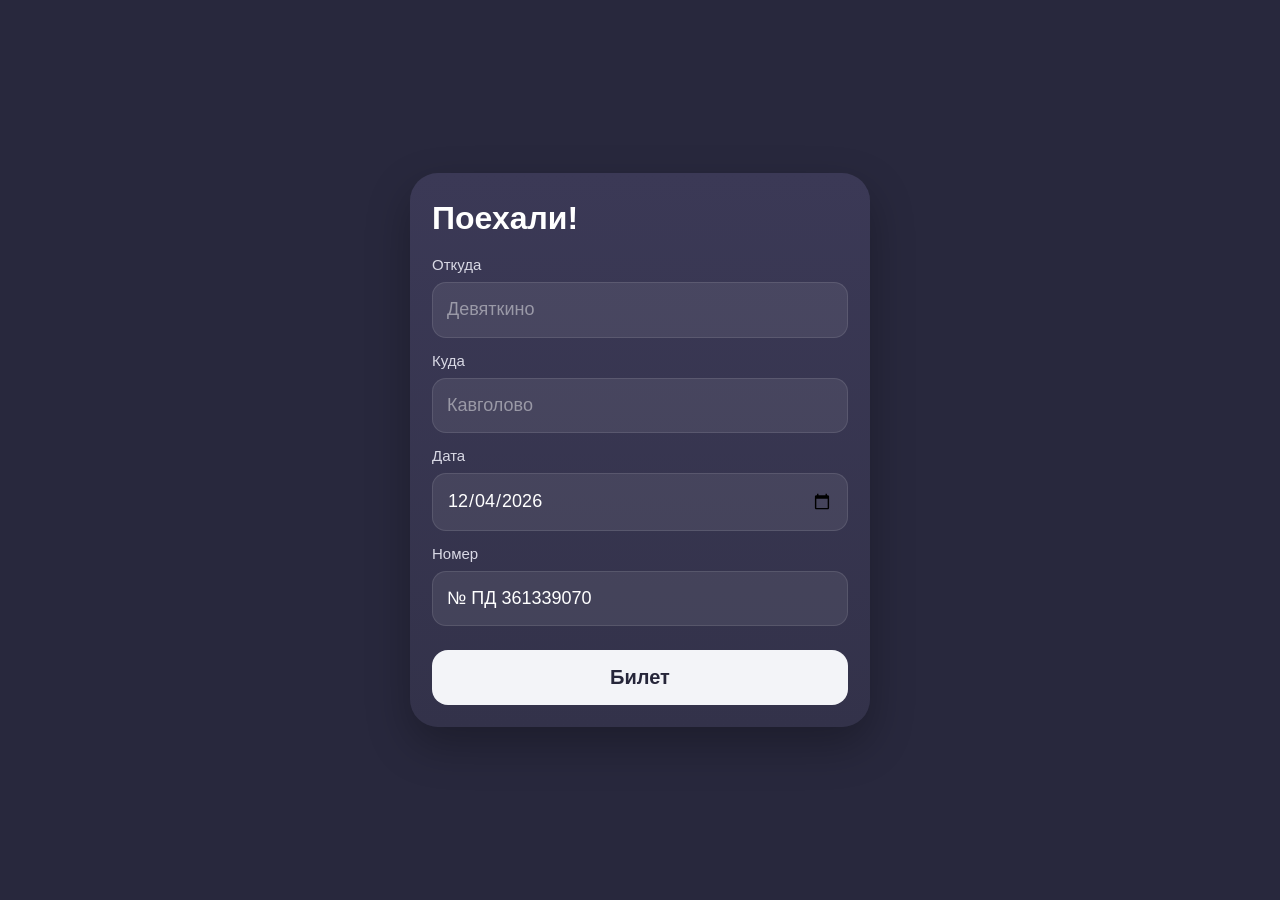
<file: index.html>
<!doctype html>
<html lang="ru">
  <head>
    <meta charset="utf-8">
    <meta name="viewport" content="width=device-width, initial-scale=1, viewport-fit=cover">
    <meta name="theme-color" content="#28283d">
    <meta name="apple-mobile-web-app-capable" content="yes">
    <meta name="apple-mobile-web-app-status-bar-style" content="default">
    <meta name="apple-mobile-web-app-title" content="Билет">
    <title>Настройка билета</title>
    <link rel="manifest" href="manifest.webmanifest">
    <link rel="apple-touch-icon" href="img/pwa-192.png">
    <link rel="stylesheet" href="styles.css">
  </head>
  <body class="setup-page">
    <main class="setup-shell">
      <section class="setup-card">
        <h1 class="setup-title">Поехали!</h1>
        <form class="setup-form" id="ticket-form" action="ticket.html">
          <label class="field">
            <span class="field-label">Откуда</span>
            <input class="field-input" id="from" name="from" type="text" placeholder="Девяткино" autocomplete="off">
          </label>

          <label class="field">
            <span class="field-label">Куда</span>
            <input class="field-input" id="to" name="to" type="text" placeholder="Кавголово" autocomplete="off">
          </label>

          <label class="field">
            <span class="field-label">Дата</span>
            <input class="field-input" id="date" name="date" type="date">
          </label>

          <label class="field">
            <span class="field-label">Номер</span>
            <input class="field-input" id="number" name="number" type="text" value="№ ПД 361339070" autocomplete="off">
          </label>

          <button class="primary-button" type="submit">Билет</button>
        </form>
      </section>
    </main>

    <script src="app.js"></script>
  </body>
</html>
</file>
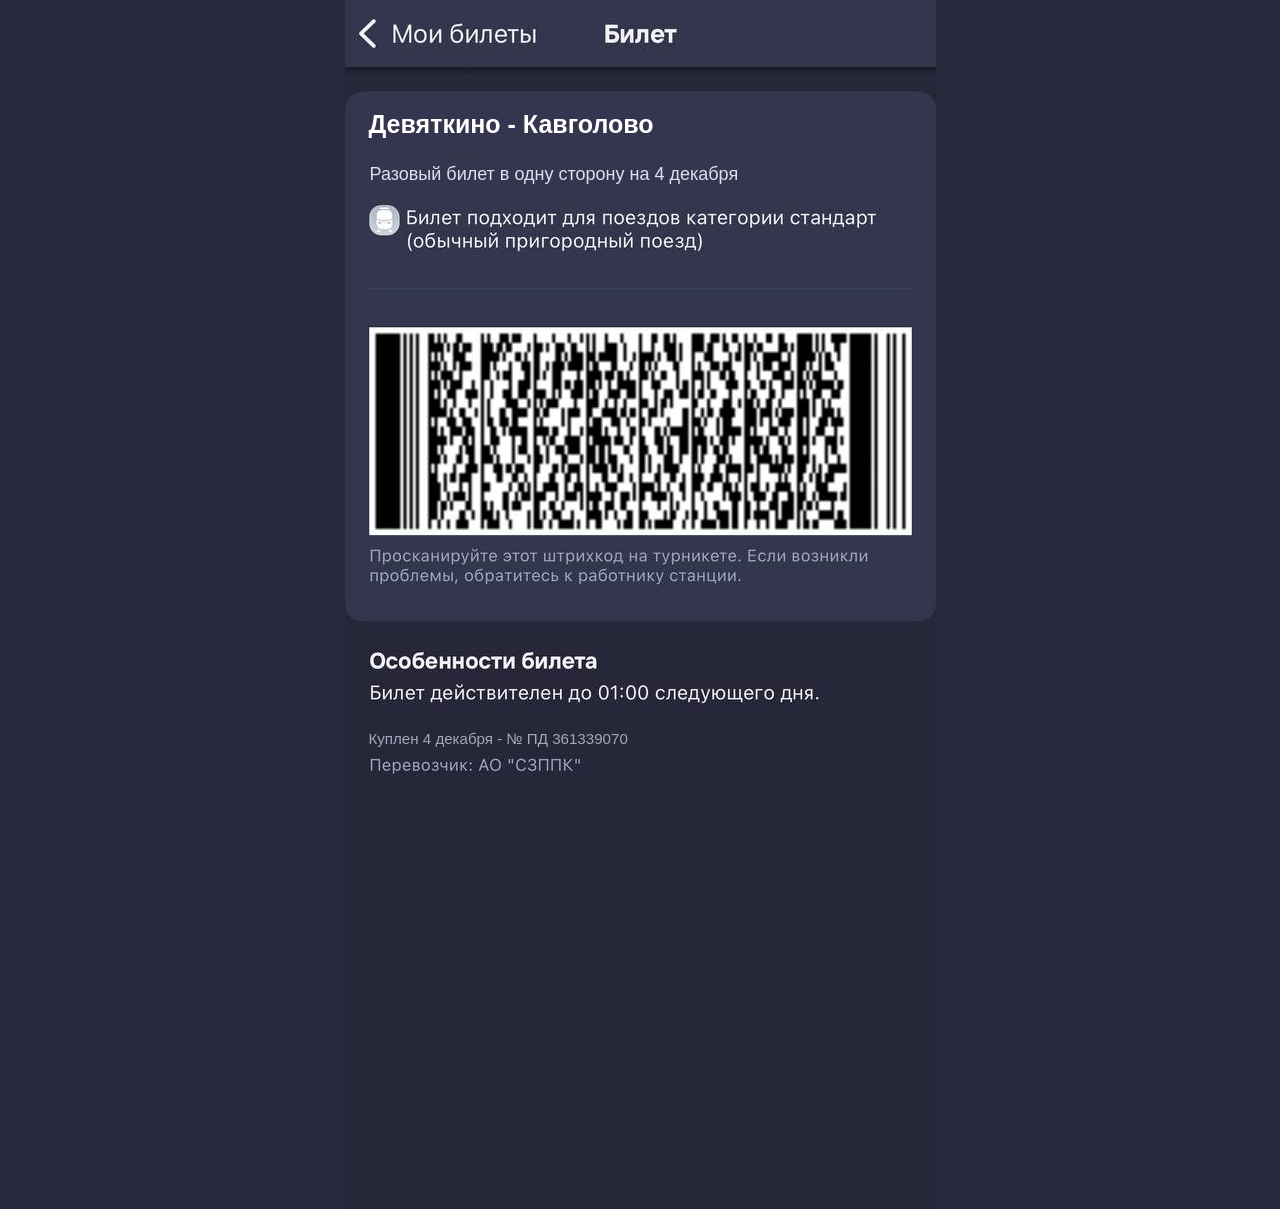
<file: ticket.html>
<!doctype html>
<html lang="ru">
  <head>
    <meta charset="utf-8">
    <meta name="viewport" content="width=device-width, initial-scale=1, viewport-fit=cover">
    <meta name="theme-color" content="#28283d">
    <meta name="apple-mobile-web-app-capable" content="yes">
    <meta name="apple-mobile-web-app-status-bar-style" content="default">
    <meta name="apple-mobile-web-app-title" content="Билет">
    <title>Билет</title>
    <link rel="manifest" href="manifest.webmanifest">
    <link rel="apple-touch-icon" href="img/pwa-192.png">
    <link rel="stylesheet" href="styles.css">
  </head>
  <body class="ticket-page">
    <main class="ticket-shell">
      <section class="ticket-screen" aria-label="Билет">
        <a class="back-hitbox" href="index.html" aria-label="Вернуться на страницу настройки"></a>
        <div class="ticket-overlay ticket-route" id="ticket-route"></div>
        <div class="ticket-overlay ticket-direction" id="ticket-direction"></div>
        <div class="ticket-overlay ticket-purchased" id="ticket-purchased"></div>

        <button class="qr-hitbox" id="qr-hitbox" type="button" aria-label="Показать анимацию QR-кода">
          <img class="qr-static" src="img/qr.png" alt="">
          <span class="qr-animation-layer" id="qr-animation-layer" aria-hidden="true"></span>
        </button>
      </section>
    </main>

    <script src="app.js"></script>
  </body>
</html>
</file>
<file: styles.css>
:root {
  --bg: #28283d;
  --panel: #33324a;
  --panel-2: #3b3956;
  --text: #ffffff;
  --muted: #d9d9e5;
  --line: #42415e;
  --button: #f3f4f8;
  --button-text: #26263a;
  --screen-width: min(100vw, 591px);
  --screen-height: calc(var(--screen-width) * 1209 / 591);
  --font: -apple-system, BlinkMacSystemFont, "SF Pro Display", "SF Pro Text",
    "Segoe UI", sans-serif;
}

* {
  box-sizing: border-box;
}

html,
body {
  margin: 0;
  min-height: 100%;
  background: var(--bg);
  color: var(--text);
  font-family: var(--font);
}

body {
  min-height: 100svh;
}

.setup-page {
  display: flex;
  align-items: center;
  justify-content: center;
  padding: 24px 16px;
}

.setup-shell {
  width: min(100%, 460px);
}

.setup-card {
  background: linear-gradient(180deg, var(--panel-2) 0%, var(--panel) 100%);
  border-radius: 28px;
  box-shadow: 0 18px 44px rgba(0, 0, 0, 0.28);
  padding: 28px 22px 22px;
}

.setup-title {
  margin: 0 0 20px;
  font-size: 32px;
  line-height: 1.1;
  font-weight: 700;
}

.setup-form {
  display: grid;
  gap: 14px;
}

.field {
  display: grid;
  gap: 8px;
}

.field-label {
  font-size: 15px;
  line-height: 1.2;
  color: var(--muted);
}

.field-input {
  width: 100%;
  border: 1px solid rgba(255, 255, 255, 0.1);
  border-radius: 14px;
  background: rgba(255, 255, 255, 0.08);
  color: var(--text);
  font: inherit;
  font-size: 18px;
  line-height: 1.2;
  padding: 16px 14px;
  appearance: none;
  -webkit-appearance: none;
}

.field-input::placeholder {
  color: rgba(255, 255, 255, 0.45);
}

.primary-button {
  margin-top: 10px;
  border: 0;
  border-radius: 16px;
  background: var(--button);
  color: var(--button-text);
  font: inherit;
  font-size: 20px;
  font-weight: 700;
  padding: 16px 18px;
}

.ticket-page {
  display: flex;
  justify-content: center;
  background: #28283d;
}

.ticket-shell {
  width: 100%;
  display: flex;
  justify-content: center;
}

.ticket-screen {
  position: relative;
  width: var(--screen-width);
  height: var(--screen-height);
  background: url("img/background.png") center top / 100% 100% no-repeat;
  overflow: hidden;
}

.back-hitbox {
  position: absolute;
  left: 0;
  top: 0;
  width: calc(200 / 591 * 100%);
  height: calc(72 / 1209 * 100%);
  z-index: 3;
}

.ticket-overlay {
  position: absolute;
  left: calc(24 / 591 * 100%);
  right: calc(24 / 591 * 100%);
  color: #ffffff;
  letter-spacing: 0;
  z-index: 2;
}

.ticket-route {
  top: calc(110 / 1209 * 100%);
  font-size: calc(var(--screen-width) * 25 / 591);
  line-height: 1.12;
  font-weight: 700;
}

.ticket-direction {
  top: calc((158 / 1209 * 100%) + 6px);
  left: calc((24 / 591 * 100%) + 1px);
  font-size: calc(var(--screen-width) * 18 / 591);
  line-height: 1.17;
  font-weight: 400;
  color: #dee0ef;
  max-width: calc(520 / 591 * 100%);
}

.ticket-purchased {
  top: calc((735 / 1209 * 100%) - 5px);
  font-size: calc(var(--screen-width) * 15.12 / 591);
  line-height: 1.18;
  color: #a9a7ba;
  font-weight: 400;
  right: calc(188 / 591 * 100%);
}

.qr-hitbox {
  position: absolute;
  left: calc(23 / 591 * 100%);
  top: calc(326 / 1209 * 100%);
  width: calc(545 / 591 * 100%);
  height: calc(210 / 1209 * 100%);
  padding: 0;
  border: 0;
  background: transparent;
  cursor: pointer;
  appearance: none;
  -webkit-appearance: none;
}

.qr-static,
.qr-animation-layer {
  display: block;
  width: 100%;
  height: 100%;
  position: absolute;
  inset: 0;
}

.qr-static {
  z-index: 1;
}

.qr-animation-layer {
  z-index: 2;
}

.qr-hitbox.is-animating .qr-static {
  display: none;
}

.qr-animation-canvas {
  display: block;
  width: 100%;
  height: 100%;
}

@media (max-width: 591px) {
  .setup-page {
    align-items: flex-start;
    padding: max(16px, env(safe-area-inset-top)) 12px 20px;
  }

  .setup-card {
    border-radius: 22px;
    padding: 24px 18px 18px;
  }
}
</file>
